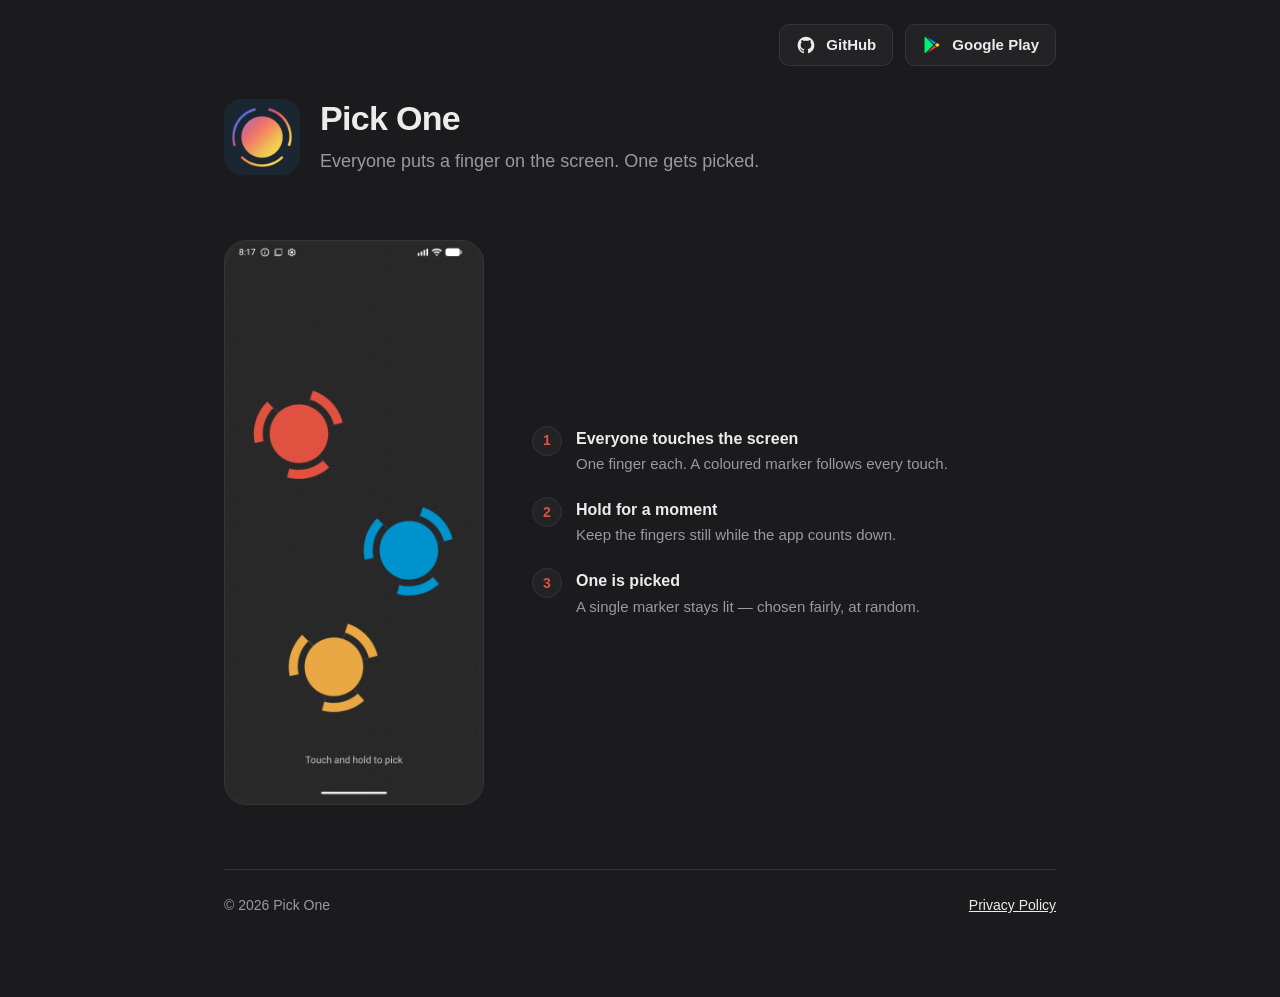
<file: web/index.html>
<!DOCTYPE html>
<html lang="en">
<head>
    <meta charset="utf-8">
    <meta name="viewport" content="width=device-width, initial-scale=1">
    <title>Pick One</title>
    <meta name="description" content="Everyone puts a finger on the screen. One gets picked, fairly and at random.">
    <link rel="icon" type="image/png" href="assets/icon.png">
    <link rel="apple-touch-icon" href="assets/icon.png">
    <link rel="stylesheet" href="style.css">
</head>
<body>
    <div class="wrap">
        <header>
            <div class="badges">
                <a class="badge" href="https://github.com/slezica/pick-one">
                    <svg viewBox="0 0 24 24" aria-hidden="true" focusable="false">
                        <path fill="currentColor" d="M12,2C6.48,2 2,6.58 2,12.23C2,16.75 4.87,20.58 8.84,21.93C9.34,22.03 9.52,21.71 9.52,21.44C9.52,21.2 9.51,20.44 9.51,19.63C6.73,20.25 6.14,18.42 6.14,18.42C5.69,17.24 5.03,16.93 5.03,16.93C4.12,16.29 5.1,16.31 5.1,16.31C6.1,16.38 6.63,17.36 6.63,17.36C7.52,18.92 8.97,18.47 9.54,18.21C9.63,17.55 9.89,17.1 10.18,16.84C7.96,16.59 5.62,15.71 5.62,11.7C5.62,10.56 6.02,9.63 6.65,8.9C6.55,8.65 6.2,7.58 6.75,6.14C6.75,6.14 7.59,5.87 9.5,7.2C10.29,6.97 11.15,6.86 12,6.86C12.85,6.86 13.71,6.97 14.5,7.2C16.41,5.87 17.25,6.14 17.25,6.14C17.8,7.58 17.45,8.65 17.35,8.9C17.98,9.63 18.38,10.56 18.38,11.7C18.38,15.72 16.03,16.58 13.8,16.83C14.17,17.15 14.5,17.79 14.5,18.76C14.5,20.15 14.49,21.11 14.49,21.44C14.49,21.71 14.67,22.04 15.18,21.93C19.14,20.57 22,16.75 22,12.23C22,6.58 17.52,2 12,2Z"/>
                    </svg>
                    <span>GitHub</span>
                </a>
                <a class="badge" href="https://play.google.com/store/apps/details?id=io.slezica.pickone">
                    <svg viewBox="0 0 24 24" aria-hidden="true" focusable="false">
                        <path fill="#00F076" d="M3,20.5V3.5C3,2.91 3.34,2.39 3.84,2.15L13.69,12L3.84,21.85C3.34,21.6 3,21.09 3,20.5Z"/>
                        <path fill="#00A0FF" d="M6.05,2.66L16.81,8.88L14.54,11.15L6.05,2.66Z"/>
                        <path fill="#FF3A44" d="M16.81,15.12L6.05,21.34L14.54,12.85L16.81,15.12Z"/>
                        <path fill="#FFCE00" d="M20.16,10.81C20.5,11.08 20.75,11.5 20.75,12C20.75,12.5 20.53,12.9 20.18,13.18L17.89,14.5L15.39,12L17.89,9.5L20.16,10.81Z"/>
                    </svg>
                    <span>Google Play</span>
                </a>
            </div>
            <div class="brand">
                <img class="logo" src="assets/icon.png" alt="Pick One app icon">
                <div>
                    <h1>Pick One</h1>
                    <p class="tagline">Everyone puts a finger on the screen. One gets picked.</p>
                </div>
            </div>
        </header>

        <section class="hero">
            <img src="assets/three-fingers.png" alt="Pick One screen with three coloured finger indicators">
            <ol class="steps">
                <li>
                    <strong>Everyone touches the screen</strong>
                    <span>One finger each. A coloured marker follows every touch.</span>
                </li>
                <li>
                    <strong>Hold for a moment</strong>
                    <span>Keep the fingers still while the app counts down.</span>
                </li>
                <li>
                    <strong>One is picked</strong>
                    <span>A single marker stays lit — chosen fairly, at random.</span>
                </li>
            </ol>
        </section>

        <footer>
            <span>&copy; 2026 Pick One</span>
            <a href="privacy.html">Privacy Policy</a>
        </footer>
    </div>
</body>
</html>
</file>
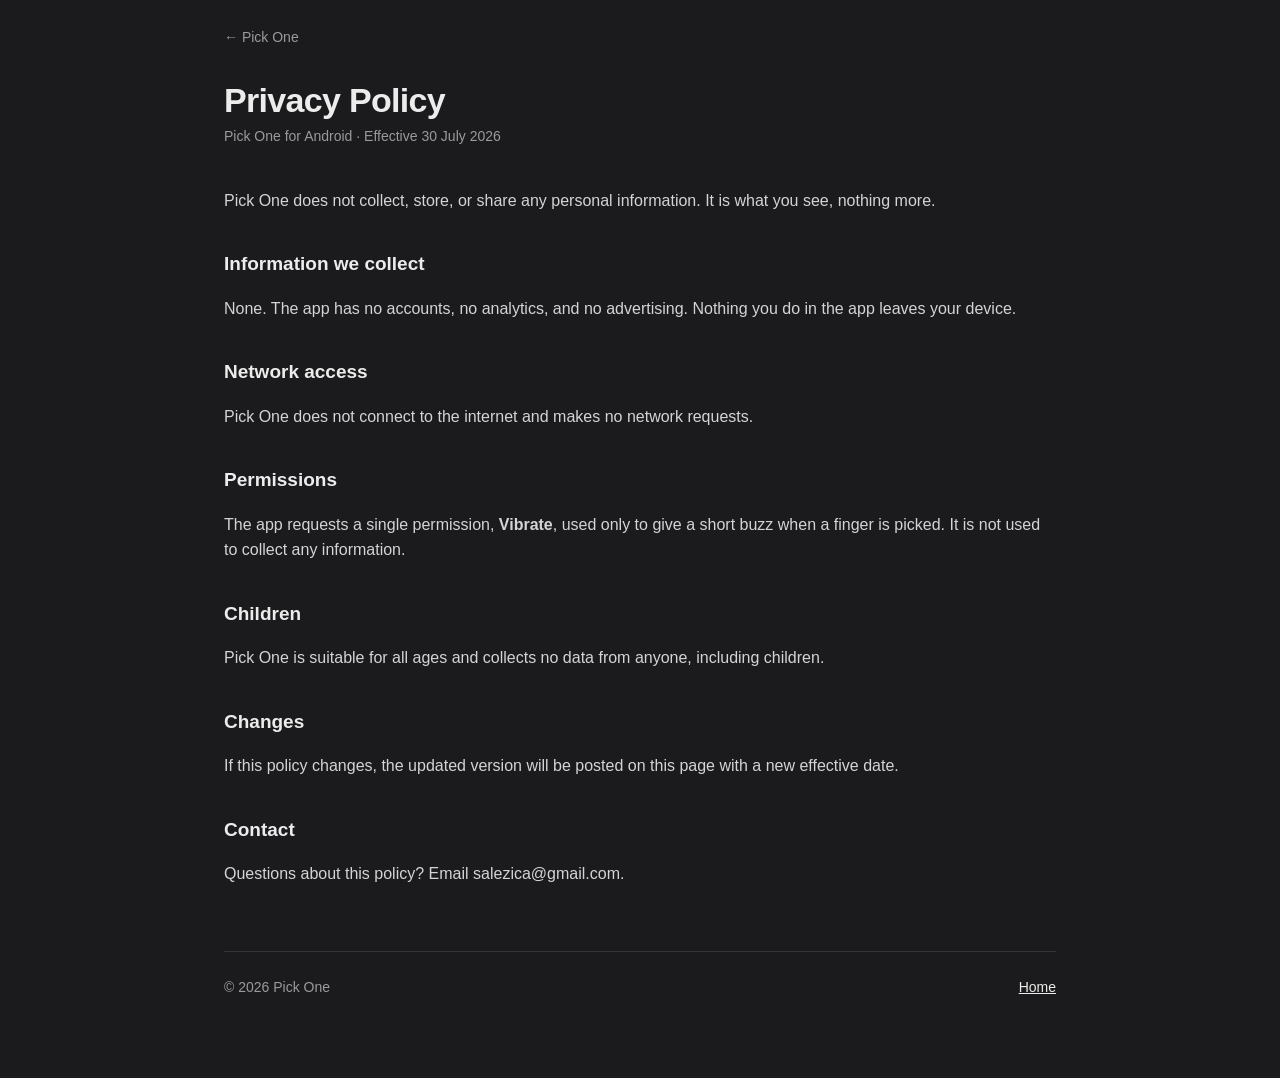
<file: web/privacy.html>
<!DOCTYPE html>
<html lang="en">
<head>
    <meta charset="utf-8">
    <meta name="viewport" content="width=device-width, initial-scale=1">
    <title>Pick One — Privacy Policy</title>
    <meta name="description" content="Privacy policy for the Pick One Android app.">
    <link rel="icon" type="image/png" href="assets/icon.png">
    <link rel="apple-touch-icon" href="assets/icon.png">
    <link rel="stylesheet" href="style.css">
</head>
<body>
    <div class="wrap doc">
        <a class="back" href="index.html">&larr; Pick One</a>

        <h1>Privacy Policy</h1>
        <p class="meta">Pick One for Android &middot; Effective 30 July 2026</p>

        <p>
            Pick One does not collect, store, or share any personal information.
            It is what you see, nothing more.
        </p>

        <h2>Information we collect</h2>
        <p>
            None. The app has no accounts, no analytics, and no advertising.
            Nothing you do in the app leaves your device.
        </p>

        <h2>Network access</h2>
        <p>
            Pick One does not connect to the internet and makes no network
            requests.
        </p>

        <h2>Permissions</h2>
        <p>
            The app requests a single permission, <strong>Vibrate</strong>, used
            only to give a short buzz when a finger is picked. It is not used to
            collect any information.
        </p>

        <h2>Children</h2>
        <p>
            Pick One is suitable for all ages and collects no data from anyone,
            including children.
        </p>

        <h2>Changes</h2>
        <p>
            If this policy changes, the updated version will be posted on this
            page with a new effective date.
        </p>

        <h2>Contact</h2>
        <p>
            Questions about this policy? Email
            <span class="email"><span>s</span><span>sa</span><span>charles</span><span>lezica</span><span>m</span><span>@gma</span><span>o</span><span>il.com</span></span>.
        </p>

        <footer>
            <span>&copy; 2026 Pick One</span>
            <a href="index.html">Home</a>
        </footer>
    </div>
</body>
</html>
</file>
<file: web/style.css>
:root {
    --bg: #1b1b1d;
    --panel: #232326;
    --text: #ececec;
    --muted: #9a9a9e;
    --line: #34343a;
    --accent: #e05140;
}

* { box-sizing: border-box; }

html { -webkit-text-size-adjust: 100%; }

body {
    margin: 0;
    background: var(--bg);
    color: var(--text);
    font: 16px/1.6 -apple-system, BlinkMacSystemFont, "Segoe UI", Roboto, Helvetica, Arial, sans-serif;
    -webkit-font-smoothing: antialiased;
}

.wrap {
    max-width: 880px;
    margin: 0 auto;
    padding: 24px 24px 80px;
}

header { margin-bottom: 64px; }

h1 {
    margin: 0 0 8px;
    font-size: 34px;
    line-height: 1.2;
    letter-spacing: -0.02em;
    font-weight: 700;
}

.brand {
    display: flex;
    align-items: center;
    gap: 20px;
}

.logo {
    width: 76px;
    height: 76px;
    border-radius: 18px;
    display: block;
    flex-shrink: 0;
}

.badges {
    display: flex;
    align-items: center;
    gap: 12px;
    margin-bottom: 32px;
    justify-content: right;
}

.badge {
    display: inline-flex;
    align-items: center;
    gap: 10px;
    height: 42px;
    padding: 0 16px;
    border: 1px solid var(--line);
    border-radius: 10px;
    background: var(--panel);
    color: var(--text);
    font-size: 15px;
    font-weight: 600;
    text-decoration: none;
    white-space: nowrap;
}

.badge:hover { border-color: var(--text); color: var(--text); }

.badge svg {
    width: 20px;
    height: 20px;
    display: block;
}

.tagline {
    margin: 0;
    color: var(--muted);
    font-size: 18px;
}

.hero {
    display: grid;
    grid-template-columns: 260px 1fr;
    gap: 48px;
    align-items: center;
    margin-bottom: 56px;
}

.hero img {
    width: 100%;
    border-radius: 22px;
    border: 1px solid var(--line);
    display: block;
    background: #2a2a2a;
    padding: 4px;
}

.steps {
    list-style: none;
    margin: 0;
    padding: 0;
    counter-reset: step;
}

.steps li {
    position: relative;
    padding: 0 0 20px 44px;
    counter-increment: step;
}

.steps li:last-child { padding-bottom: 0; }

.steps li::before {
    content: counter(step);
    position: absolute;
    left: 0;
    top: 0;
    width: 28px;
    height: 28px;
    border-radius: 50%;
    background: var(--panel);
    border: 1px solid var(--line);
    color: var(--accent);
    font-weight: 700;
    font-size: 14px;
    display: grid;
    place-items: center;
}

.steps strong { display: block; }
.steps span { color: var(--muted); font-size: 15px; }

footer {
    margin-top: 64px;
    padding-top: 24px;
    border-top: 1px solid var(--line);
    color: var(--muted);
    font-size: 14px;
    display: flex;
    justify-content: space-between;
    flex-wrap: wrap;
    gap: 12px;
}

a { color: var(--text); }
a:hover { color: var(--accent); }

/* Privacy page */
.doc h1 { margin-bottom: 4px; }
.doc .meta { color: var(--muted); font-size: 14px; margin: 0 0 40px; }
.doc h2 { font-size: 19px; margin: 36px 0 8px; }
.doc p, .doc li { color: #d4d4d6; }
.back { display: inline-block; margin-bottom: 32px; font-size: 14px; color: var(--muted); text-decoration: none; }
.back:hover { color: var(--accent); }

/* Email obfuscation: hidden odd spans are not selectable/copyable, so humans
   copy the real address while scrapers reading the raw text get garbage. */
.email span:nth-child(odd) { display: none; }

@media (max-width: 640px) {
    .wrap { padding: 40px 20px 56px; }
    .hero { grid-template-columns: 1fr; gap: 32px; }
    .hero img { max-width: 260px; margin: 0 auto; }
    h1 { font-size: 28px; }
    .badge { height: 38px; padding: 0 12px; gap: 8px; font-size: 14px; }
    .brand { gap: 16px; }
    .logo { width: 60px; height: 60px; border-radius: 14px; }
}
</file>
